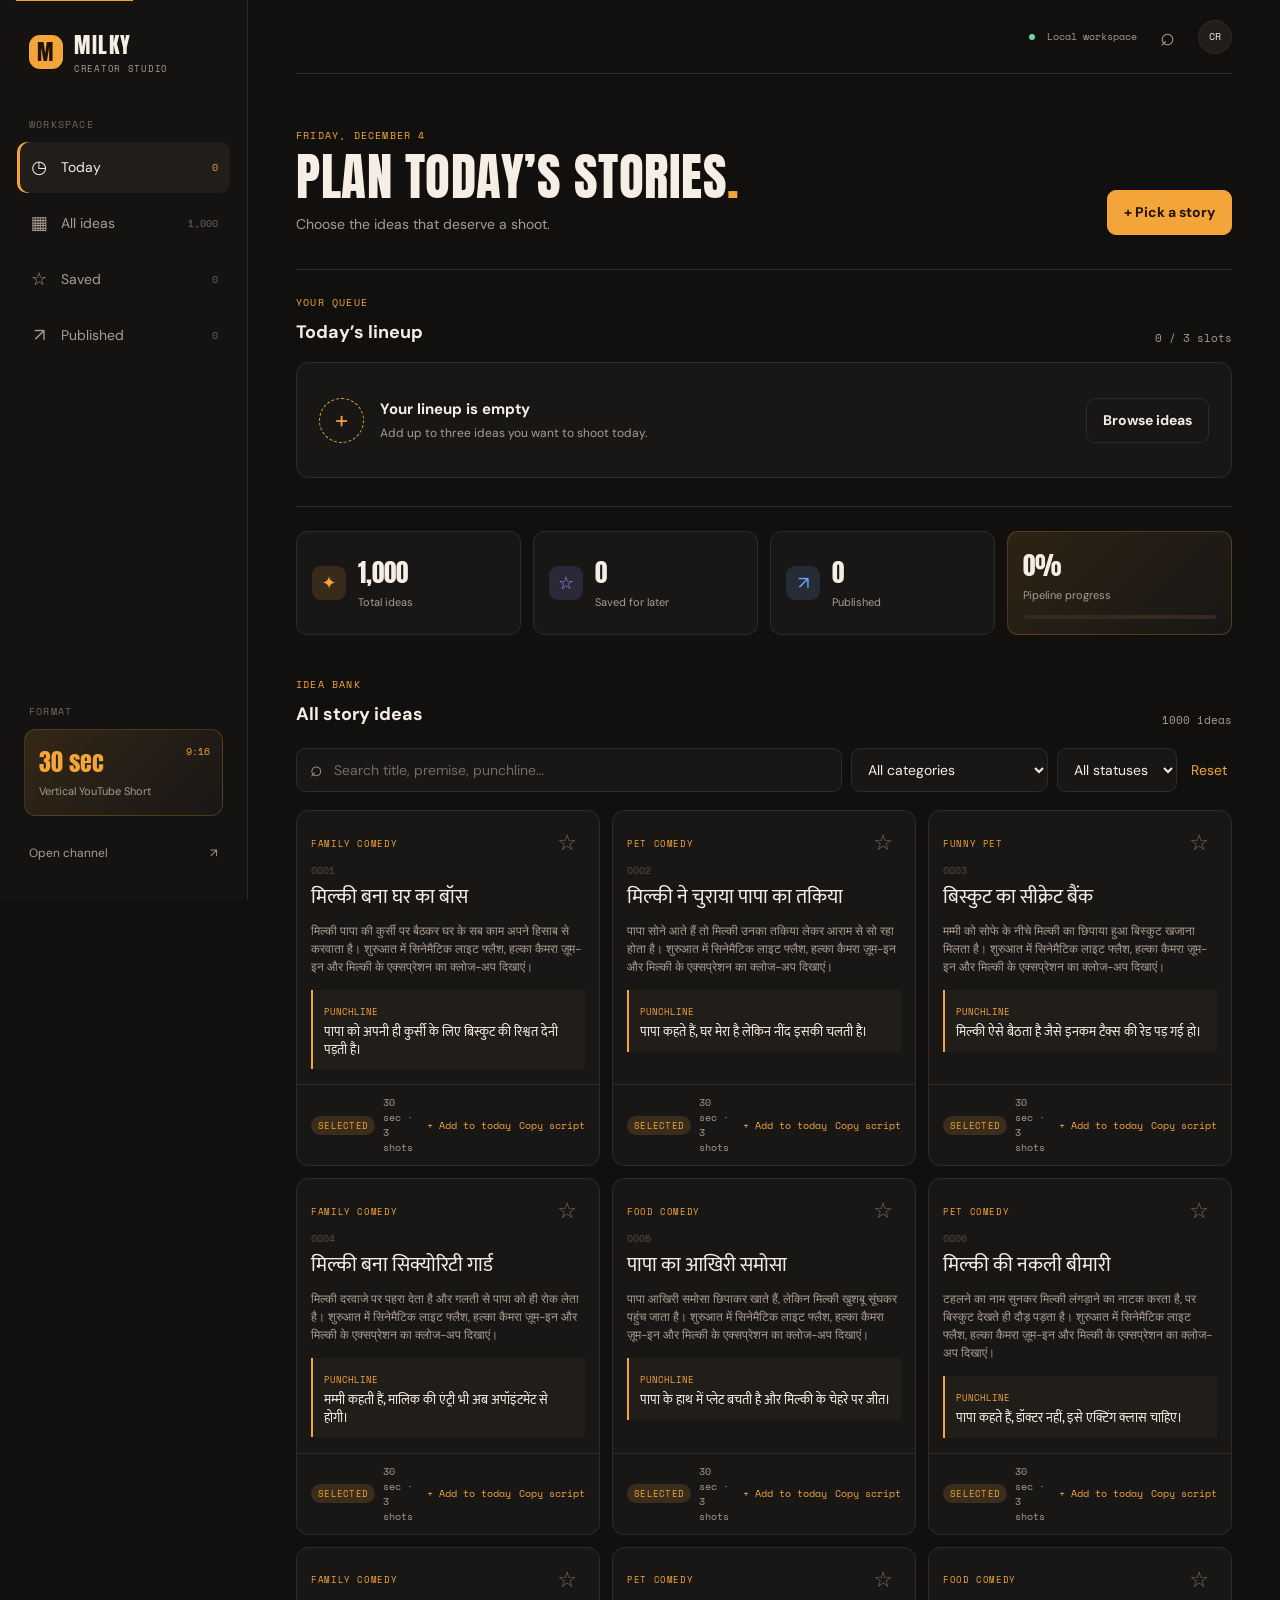
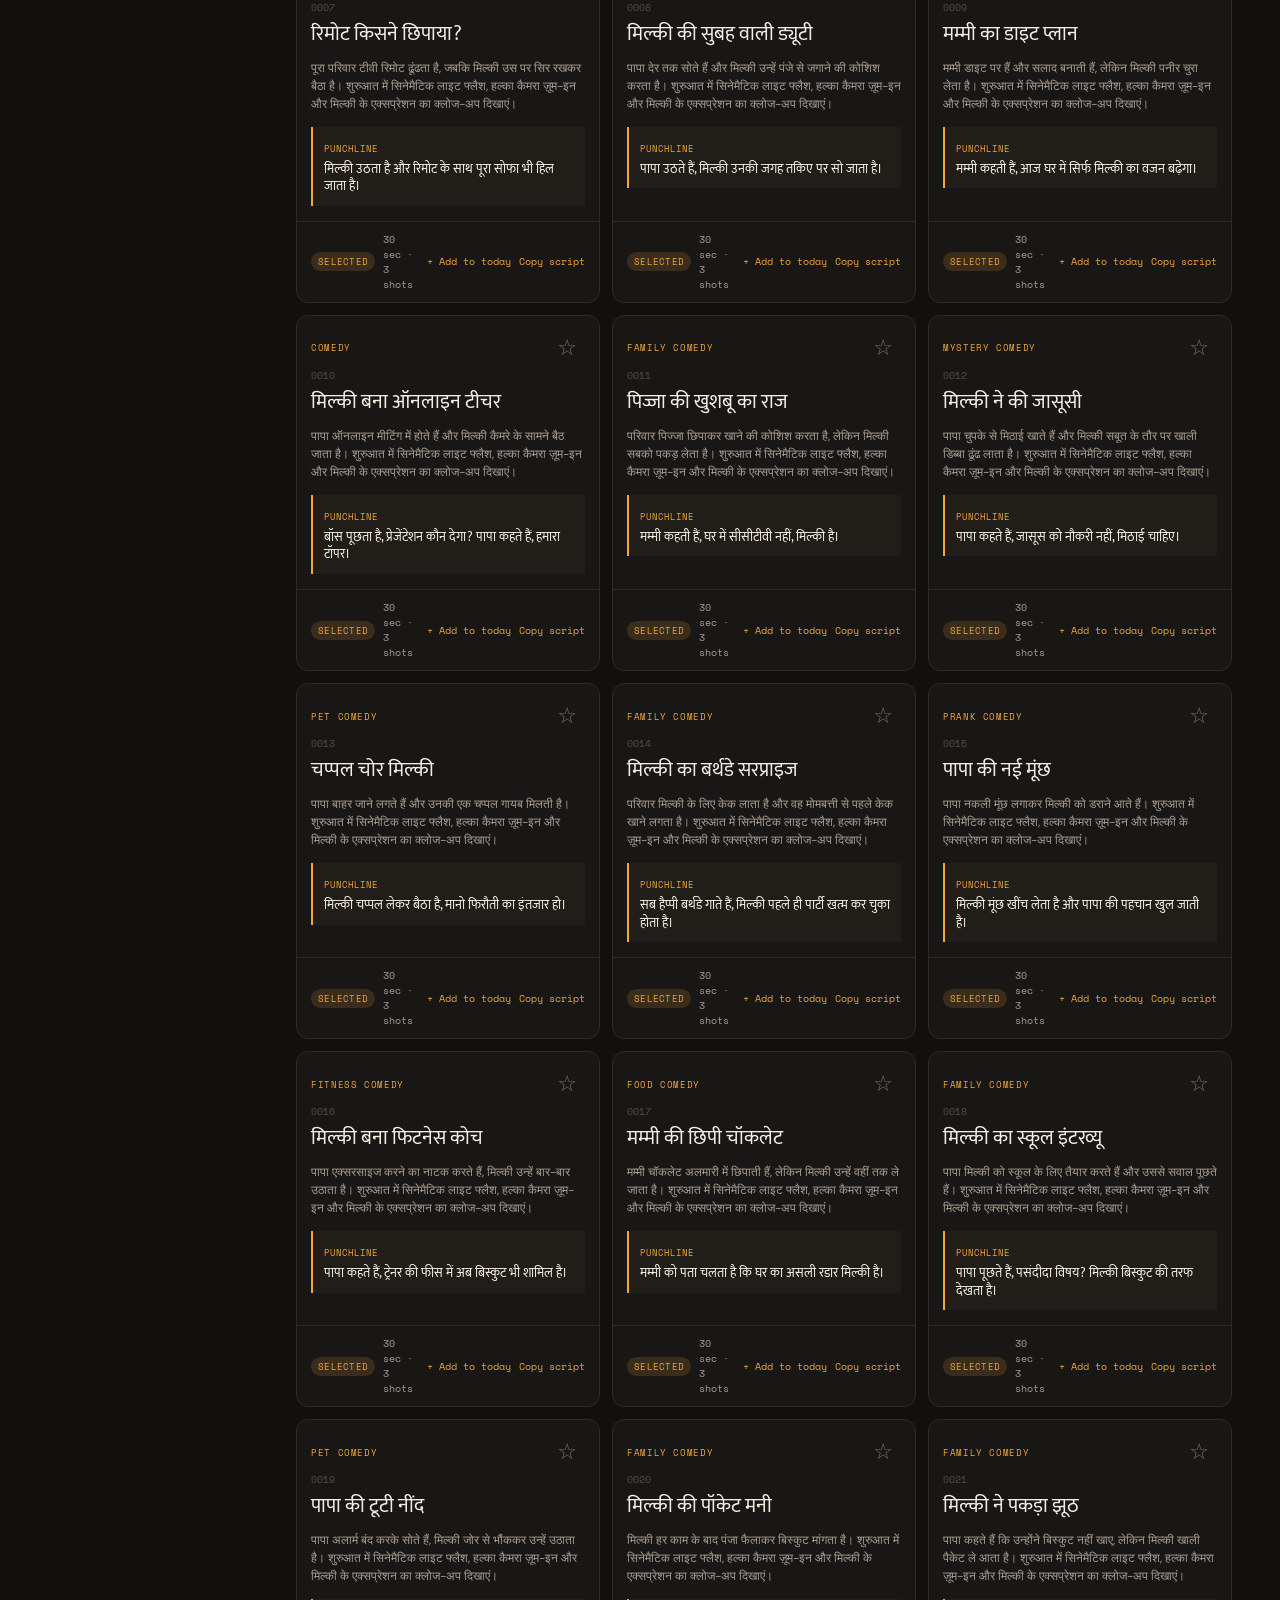
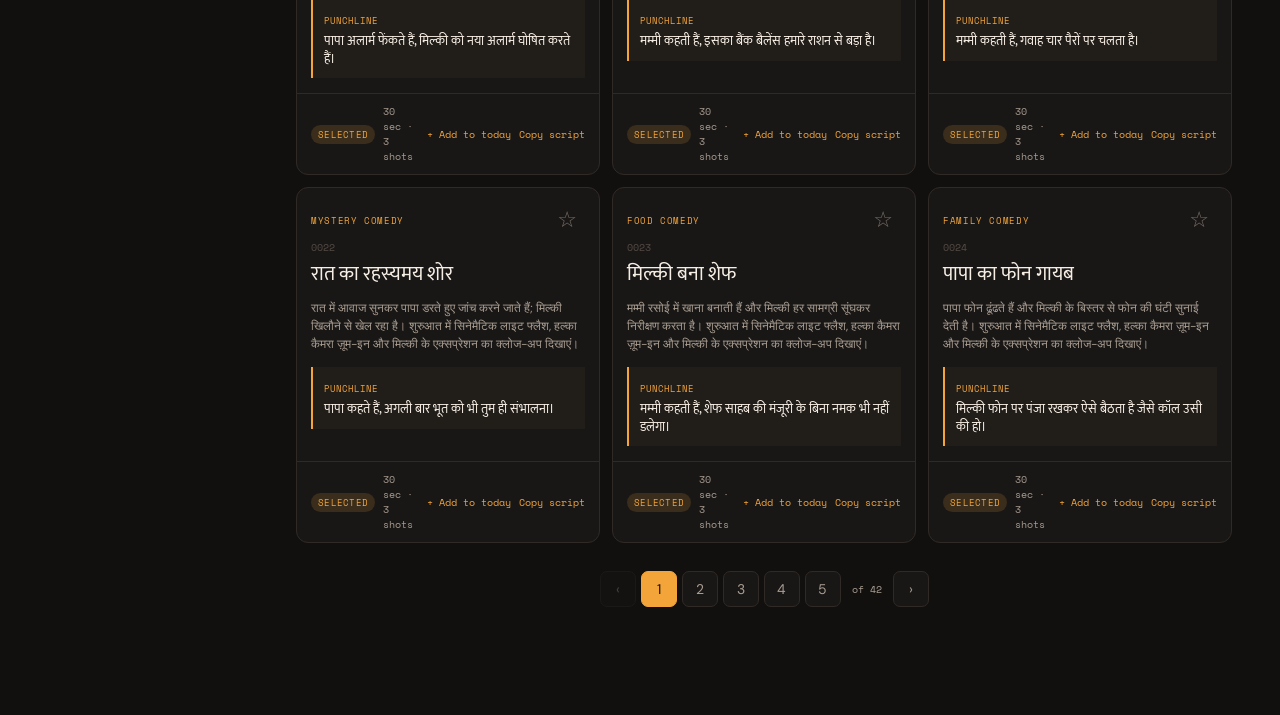
<file: index.html>
<!doctype html>
<html lang="en" data-bs-theme="dark">
<head>
  <meta charset="utf-8">
  <meta name="viewport" content="width=device-width, initial-scale=1">
  <title>Milky Studio — Daily Planner</title>
  <meta name="description" content="Plan, save, and move Milky's YouTube Shorts ideas from backlog to publish.">
  <link rel="preconnect" href="https://fonts.googleapis.com">
  <link rel="preconnect" href="https://fonts.gstatic.com" crossorigin>
  <link href="https://fonts.googleapis.com/css2?family=Anton&family=DM+Sans:wght@400;500;600;700&family=Space+Mono:wght@400;700&family=Mukta:wght@400;600;700;800&display=swap" rel="stylesheet">
  <link rel="stylesheet" href="style.css">
</head>
<body>
  <a class="skip-link" href="#app-main">Skip to planner</a>
  <div class="app-shell">
    <aside class="sidebar" aria-label="Studio navigation">
      <div class="brand"><span class="brand-mark">M</span><span><b>MILKY</b><small>creator studio</small></span></div>
      <div class="sidebar-label">Workspace</div>
      <nav class="side-nav">
        <button class="nav-item is-active" data-view="today"><span class="nav-icon">◷</span>Today <b id="navTodayCount">0</b></button>
        <button class="nav-item" data-view="ideas"><span class="nav-icon">▦</span>All ideas <b>1,000</b></button>
        <button class="nav-item" data-view="saved"><span class="nav-icon">☆</span>Saved <b id="navSavedCount">0</b></button>
        <button class="nav-item" data-view="published"><span class="nav-icon">↗</span>Published <b id="navPublishedCount">0</b></button>
      </nav>
      <div class="sidebar-bottom"><div class="sidebar-label">Format</div><div class="format-card"><strong>30 sec</strong><span>Vertical YouTube Short</span><i>9:16</i></div><a class="channel-link" href="https://www.youtube.com/@chamanrastogi" target="_blank" rel="noopener">Open channel <span>↗</span></a></div>
    </aside>

    <main id="app-main" class="main-content">
      <header class="topbar"><div class="mobile-brand"><span class="brand-mark">M</span> MILKY</div><div class="topbar-right"><span class="sync-status"><i></i> Local workspace</span><button class="top-icon" type="button" id="focusSearch" aria-label="Focus search">⌕</button><button class="avatar" type="button" aria-label="Creator profile">CR</button></div></header>
      <section class="page-heading"><div><p class="eyebrow" id="todayDate">MONDAY, OCTOBER 14</p><h1 id="pageTitle">Plan today’s stories<span>.</span></h1><p id="pageSubtitle">Choose the ideas that deserve a shoot.</p></div><button class="primary-button" id="addRandom" type="button">+ Pick a story</button></section>

      <section class="planner-strip" aria-labelledby="queue-title"><div class="section-heading"><div><p class="eyebrow">Your queue</p><h2 id="queue-title">Today’s lineup</h2></div><span class="queue-count" id="queueCount">0 / 3 slots</span></div><div id="queue" class="queue-grid"></div></section>

      <section class="stats-row" aria-label="Studio stats"><div class="stat-card"><span class="stat-icon amber">✦</span><div><strong id="statIdeas">1,000</strong><small>Total ideas</small></div></div><div class="stat-card"><span class="stat-icon violet">☆</span><div><strong id="statSaved">0</strong><small>Saved for later</small></div></div><div class="stat-card"><span class="stat-icon blue">↗</span><div><strong id="statPublished">0</strong><small>Published</small></div></div><div class="stat-card stat-card--accent"><div><strong id="statProgress">0%</strong><small>Pipeline progress</small></div><div class="progress"><i id="progressBar"></i></div></div></section>

      <section class="library-section" aria-labelledby="library-title"><div class="section-heading section-heading--library"><div><p class="eyebrow">Idea bank</p><h2 id="library-title">All story ideas</h2></div><span id="resultCount" class="result-count" role="status" aria-live="polite"></span></div><div class="toolbar"><label class="search-box"><span>⌕</span><span class="visually-hidden">Search ideas</span><input id="searchInput" type="search" placeholder="Search title, premise, punchline…" autocomplete="off"></label><select id="categoryFilter" aria-label="Filter by category"><option value="all">All categories</option></select><select id="statusFilter" aria-label="Filter by status"><option value="all">All statuses</option><option value="idea">Idea</option><option value="selected">Selected</option><option value="scripting">Scripting</option><option value="filmed">Filmed</option><option value="published">Published</option></select><button class="filter-reset" id="resetFilters" type="button">Reset</button></div><div id="ideaGrid" class="idea-grid"></div><div id="emptyState" class="empty-state" hidden><span>⌕</span><h3>No ideas match</h3><p>Try a different search or clear your filters.</p><button class="secondary-button" type="button" id="emptyReset">Clear filters</button></div><nav id="pagination" class="pagination" aria-label="Idea pages"></nav></section>
    </main>
  </div>
  <nav class="mobile-nav" aria-label="Mobile navigation"><button class="is-active" data-view="today"><span>◷</span>Today</button><button data-view="ideas"><span>▦</span>Ideas</button><button data-view="saved"><span>☆</span>Saved</button><button data-view="published"><span>↗</span>Published</button></nav>

  <div id="drawer" class="drawer-layer" hidden><div class="drawer-backdrop" data-close-drawer></div><aside class="drawer" role="dialog" aria-modal="true" aria-labelledby="drawerTitle"><div class="drawer-top"><span class="eyebrow">Idea details</span><button class="close-button" type="button" data-close-drawer aria-label="Close details">×</button></div><div id="drawerContent"></div></aside></div>
  <div id="toast" class="toast" role="status" aria-live="polite"></div>

  <script src="milky_1000_full_youtube_shorts_scripts.js"></script>
  <script>
  (function () {
    'use strict';
    var PAGE_SIZE = 24, ideas = [], state = { view: 'today', query: '', category: 'all', status: 'all', page: 1, queue: read('milky-daily-queue'), saved: read('milky-saved-ideas'), statuses: readObj('milky-idea-status'), notes: readObj('milky-idea-notes'), opener: null };
    var $ = function (s) { return document.querySelector(s); }, $$ = function (s) { return Array.prototype.slice.call(document.querySelectorAll(s)); };
    function read(key) { try { var v = JSON.parse(localStorage.getItem(key) || '[]'); return Array.isArray(v) ? v.map(Number).filter(Boolean) : []; } catch (_) { return []; } }
    function readObj(key) { try { var v = JSON.parse(localStorage.getItem(key) || '{}'); return v && typeof v === 'object' && !Array.isArray(v) ? v : {}; } catch (_) { return {}; } }
    function save(key, value) { try { localStorage.setItem(key, JSON.stringify(value)); } catch (_) {} }
    function esc(s) { return String(s == null ? '' : s).replace(/&/g, '&amp;').replace(/</g, '&lt;').replace(/>/g, '&gt;').replace(/"/g, '&quot;').replace(/'/g, '&#39;'); }
    function statusOf(id) { var idea = getIdea(id); return state.statuses[id] || (idea && idea.status === 'script_ready' ? 'selected' : 'idea'); }
    function isSaved(id) { return state.saved.indexOf(Number(id)) !== -1; }
    function getIdea(id) { return ideas.find(function (x) { return Number(x.id) === Number(id); }); }
    function storyIdea(idea) { return idea.story_idea || (idea.scenes && idea.scenes[0] && idea.scenes[0].visual) || 'Three-scene Hindi comedy Short starring Milky.'; }
    function punchline(idea) { return idea.punchline || (idea.scenes && idea.scenes[idea.scenes.length - 1] && (idea.scenes[idea.scenes.length - 1].screen_text || idea.scenes[idea.scenes.length - 1].visual)) || 'End on Milky’s reaction.'; }
    function hashtags(idea) { var tags = ['#Milky', '#YouTubeShorts', '#HindiComedy', '#DogShorts']; (idea.category || '').split(/[^A-Za-z0-9]+/).filter(Boolean).forEach(function (word) { tags.push('#' + word); }); (idea.characters || []).forEach(function (character) { var clean = String(character).replace(/[^A-Za-z0-9]/g, ''); if (clean && clean.toLowerCase() !== 'milky') tags.push('#' + clean); }); return tags.filter(function (tag, index, all) { return all.indexOf(tag) === index; }).join(' '); }
    function sceneText(idea, scene, index) { var lines = ['Scene ' + (index + 1) + ' (' + (scene.time || ((index * 10) + '–' + ((index + 1) * 10) + ' सेकंड')) + '): ' + (scene.heading || 'मिल्की की शरारत'), '', 'विजुअल: ' + (scene.visual || '')]; (scene.dialogues || []).forEach(function (line) { lines.push('डायलॉग — ' + line.speaker + ': "' + line.line + '"'); }); lines.push('बैकग्राउंड साउंड: ' + (scene.background_sound || ''), 'स्क्रीन टेक्स्ट: "' + (scene.screen_text || '') + '"'); return lines.join('\n'); }
    function fullScript(idea) { var lines = [idea.title, '', 'कहानी: ' + storyIdea(idea), 'पंचलाइन: ' + punchline(idea), '']; (idea.scenes || []).forEach(function (scene, index) { lines.push(sceneText(idea, scene, index), ''); }); lines.push('वीडियो निर्देश: ' + (idea.video_instructions || '')); lines.push('', 'हैशटैग: ' + hashtags(idea)); return lines.join('\n'); }
    function copyValue(text, button, label) { var old = button.textContent, done = function (result) { button.textContent = result; button.disabled = true; setTimeout(function () { button.textContent = old; button.disabled = false; }, 1400); }; if (navigator.clipboard && navigator.clipboard.writeText) navigator.clipboard.writeText(text).then(function () { done(label || 'Copied'); }, function () { done('Copy failed'); }); else { var area = document.createElement('textarea'); area.value = text; document.body.appendChild(area); area.select(); document.execCommand('copy'); area.remove(); done(label || 'Copied'); } }
    function copyScript(id, button) { copyValue(fullScript(getIdea(id)), button, 'Copied'); }
    function downloadScript(id) { var idea = getIdea(id), blob = new Blob([fullScript(idea)], { type: 'text/plain;charset=utf-8' }), link = document.createElement('a'); link.href = URL.createObjectURL(blob); link.download = 'milky-script-' + String(id).padStart(4, '0') + '.txt'; link.click(); URL.revokeObjectURL(link.href); }
    function sceneMarkup(idea) { return '<div class="scene-list">' + (idea.scenes || []).map(function (scene, index) { return '<article class="scene-card"><div class="scene-card__head"><span>SCENE 0' + (index + 1) + '</span><b>' + esc(scene.time || ((index * 10) + '–' + ((index + 1) * 10) + ' सेकंड')) + '</b></div><h3 lang="hi">' + esc(scene.heading || 'मिल्की की शरारत') + '</h3><p class="scene-label">विजुअल</p><p lang="hi">' + esc(scene.visual) + '</p><div class="scene-dialogue">' + (scene.dialogues || []).map(function (line) { return '<p lang="hi"><b>' + esc(line.speaker) + ':</b> ' + esc(line.line) + '</p>'; }).join('') + '</div><p class="scene-label">बैकग्राउंड साउंड</p><p lang="hi">' + esc(scene.background_sound) + '</p><p class="scene-label">स्क्रीन टेक्स्ट</p><p lang="hi">' + esc(scene.screen_text) + '</p><button class="scene-copy" data-copy-scene="' + idea.id + '" data-scene-index="' + index + '" type="button">Copy Scene 0' + (index + 1) + '</button></article>'; }).join('') + '</div><div class="drawer-block"><span class="drawer-label">Video instructions</span><p class="video-instructions" lang="hi">' + esc(idea.video_instructions || '') + '</p><div class="drawer-tools"><button class="secondary-button" data-copy-instructions="' + idea.id + '" type="button">Copy video instructions</button><button class="secondary-button" data-download-script="' + idea.id + '" type="button">Download .txt</button></div></div><div class="drawer-block hashtag-block"><span class="drawer-label">Hashtags</span><p class="hashtag-line">' + esc(hashtags(idea)) + '</p><div class="drawer-tools"><button class="secondary-button" data-copy-tags="' + idea.id + '" type="button">Copy hashtags</button><button class="secondary-button copy-drawer" data-copy-script="' + idea.id + '" type="button">Copy full script + tags</button></div></div>'; }
    function setView(view) { state.view = view; state.page = 1; $$('.nav-item,.mobile-nav button').forEach(function (b) { b.classList.toggle('is-active', b.getAttribute('data-view') === view); }); var titles = { today: ['Plan today’s stories', 'Choose the ideas that deserve a shoot.'], ideas: ['Explore the idea bank', '1,000 premises waiting for a Milky twist.'], saved: ['Saved for later', 'Your shortlist of stories worth revisiting.'], published: ['Published stories', 'Everything that has made it out into the world.'] }; $('#pageTitle').innerHTML = titles[view][0] + '<span>.</span>'; $('#pageSubtitle').textContent = titles[view][1]; render(); }
    function matches(idea) { var q = state.query.toLowerCase().trim(), hay = [idea.title, idea.category, storyIdea(idea), punchline(idea), idea.video_instructions, (idea.characters || []).join(' ')].concat((idea.scenes || []).map(function (scene) { return [scene.heading, scene.visual, scene.screen_text, scene.background_sound, (scene.dialogues || []).map(function (line) { return line.speaker + ' ' + line.line; }).join(' ')].join(' '); })).join(' ').toLowerCase(); if (state.view === 'saved' && !isSaved(idea.id)) return false; if (state.view === 'published' && statusOf(idea.id) !== 'published') return false; if (state.status !== 'all' && statusOf(idea.id) !== state.status) return false; if (state.category !== 'all' && idea.category !== state.category) return false; return !q || hay.indexOf(q) > -1; }
    function visibleIdeas() { return ideas.filter(matches); }
    function badge(status) { return '<span class="status-badge status-' + status + '">' + esc(status) + '</span>'; }
    function card(idea) { var saved = isSaved(idea.id), status = statusOf(idea.id), queued = state.queue.indexOf(Number(idea.id)) !== -1; return '<article class="idea-card"><div class="idea-card__top"><span class="category-label">' + esc(idea.category) + '</span><button class="save-button ' + (saved ? 'is-saved' : '') + '" data-save="' + idea.id + '" type="button" aria-pressed="' + saved + '" aria-label="' + (saved ? 'Unsave ' : 'Save ') + esc(idea.title) + '">' + (saved ? '★' : '☆') + '</button></div><button class="idea-card__body" data-open="' + idea.id + '" type="button"><div class="idea-number">' + String(idea.id).padStart(4, '0') + '</div><h3 lang="hi">' + esc(idea.title) + '</h3><p class="premise" lang="hi">' + esc(storyIdea(idea)) + '</p><div class="punchline"><span>Punchline</span><p lang="hi">' + esc(punchline(idea)) + '</p></div></button><div class="idea-card__footer">' + badge(status) + '<span>' + (idea.duration_seconds || 30) + ' sec · ' + (idea.scene_count || 3) + ' shots</span><button class="quick-add ' + (queued ? 'is-queued' : '') + '" data-queue="' + idea.id + '" type="button">' + (queued ? 'In today' : '+ Add to today') + '</button><button class="quick-copy" data-copy-script="' + idea.id + '" type="button">Copy script</button></div></article>'; }
    function queueCard(id, index) { var idea = getIdea(id); if (!idea) return ''; return '<article class="queue-card"><div class="queue-card__number">0' + (index + 1) + '</div><div class="queue-card__copy"><span>' + esc(idea.category) + '</span><h3 lang="hi">' + esc(idea.title) + '</h3><small>' + badge(statusOf(idea.id)) + '</small></div><button class="remove-queue" data-remove-queue="' + idea.id + '" type="button" aria-label="Remove ' + esc(idea.title) + '">×</button></article>'; }
    function renderQueue() { var el = $('#queue'); if (!state.queue.length) { el.innerHTML = '<div class="queue-empty"><div class="queue-empty__icon">+</div><div><h3>Your lineup is empty</h3><p>Add up to three ideas you want to shoot today.</p></div><button class="secondary-button" data-view="ideas" type="button">Browse ideas</button></div>'; } else { el.innerHTML = state.queue.map(queueCard).join('') + (state.queue.length < 3 ? '<button class="queue-add-slot" data-view="ideas" type="button"><span>+</span> Add another slot</button>' : ''); } $('#queueCount').textContent = state.queue.length + ' / 3 slots'; $('#navTodayCount').textContent = state.queue.length; }
    function renderStats() { var published = ideas.filter(function (x) { return statusOf(x.id) === 'published'; }).length, progress = ideas.length ? Math.round(published / ideas.length * 100) : 0; $('#navSavedCount').textContent = state.saved.length; $('#navPublishedCount').textContent = published; $('#statSaved').textContent = state.saved.length; $('#statPublished').textContent = published; $('#statProgress').textContent = progress + '%'; $('#progressBar').style.width = progress + '%'; }
    function renderGrid() { var list = visibleIdeas(), start = (state.page - 1) * PAGE_SIZE, pageItems = list.slice(start, start + PAGE_SIZE); $('#ideaGrid').innerHTML = pageItems.map(card).join(''); $('#emptyState').hidden = list.length !== 0; $('#resultCount').textContent = list.length + ' ideas'; $('#pagination').innerHTML = pagination(list.length); }
    function pagination(total) { var pages = Math.max(1, Math.ceil(total / PAGE_SIZE)), current = Math.min(state.page, pages), html = '<button class="page-arrow" data-page="' + Math.max(1, current - 1) + '" ' + (current === 1 ? 'disabled' : '') + ' aria-label="Previous page">‹</button>'; var from = Math.max(1, current - 2), to = Math.min(pages, from + 4); if (to - from < 4) from = Math.max(1, to - 4); for (var i = from; i <= to; i++) html += '<button class="page-number ' + (i === current ? 'is-current' : '') + '" data-page="' + i + '" aria-label="Page ' + i + '" aria-current="' + (i === current ? 'page' : 'false') + '">' + i + '</button>'; html += '<span class="page-total">of ' + pages + '</span><button class="page-arrow" data-page="' + Math.min(pages, current + 1) + '" ' + (current === pages ? 'disabled' : '') + ' aria-label="Next page">›</button>'; return html; }
    function render() { renderQueue(); renderStats(); renderGrid(); }
    function populateCategories() { var cats = {}; ideas.forEach(function (x) { cats[x.category] = (cats[x.category] || 0) + 1; }); $('#categoryFilter').innerHTML = '<option value="all">All categories</option>' + Object.keys(cats).sort().map(function (c) { return '<option value="' + esc(c) + '">' + esc(c) + ' (' + cats[c] + ')</option>'; }).join(''); }
    function toggleSave(id) { id = Number(id); state.saved = isSaved(id) ? state.saved.filter(function (x) { return x !== id; }) : state.saved.concat(id); save('milky-saved-ideas', state.saved); toast(isSaved(id) ? 'Saved to your shortlist' : 'Removed from saved'); render(); }
    function toggleQueue(id) { id = Number(id); if (state.queue.indexOf(id) > -1) { state.queue = state.queue.filter(function (x) { return x !== id; }); toast('Removed from today’s lineup'); } else if (state.queue.length < 3) { state.queue.push(id); if (statusOf(id) === 'idea') { state.statuses[id] = 'selected'; save('milky-idea-status', state.statuses); } toast('Added to today’s lineup'); } else { toast('Your daily lineup has 3 slots'); } save('milky-daily-queue', state.queue); render(); }
    function openDrawer(id, opener) {
      var idea = getIdea(id); if (!idea) return;
      state.opener = opener || document.activeElement;
      var status = statusOf(id), saved = isSaved(id), queued = state.queue.indexOf(Number(id)) > -1;
      $('#drawerContent').innerHTML = '<span class="category-label">' + esc(idea.category) + '</span><h2 id="drawerTitle" lang="hi">' + esc(idea.title) + '</h2><p class="drawer-meta">Script #' + String(idea.id).padStart(4, '0') + ' · ' + idea.duration_seconds + ' sec · ' + idea.scene_count + ' shots</p><div class="drawer-block"><span class="drawer-label">Story setup</span><p lang="hi">' + esc(storyIdea(idea)) + '</p></div><div class="drawer-block drawer-punchline"><span class="drawer-label">Punchline</span><p lang="hi">' + esc(punchline(idea)) + '</p></div>' + sceneMarkup(idea) + '<div class="drawer-block"><span class="drawer-label">Characters</span><div class="character-list">' + (idea.characters || []).map(function (c) { return '<span>' + esc(c) + '</span>'; }).join('') + '</div></div><label class="drawer-label" for="ideaStatus">Production status</label><select id="ideaStatus" class="drawer-select"><option value="idea" ' + (status === 'idea' ? 'selected' : '') + '>Idea</option><option value="selected" ' + (status === 'selected' ? 'selected' : '') + '>Selected</option><option value="scripting" ' + (status === 'scripting' ? 'selected' : '') + '>Scripting</option><option value="filmed" ' + (status === 'filmed' ? 'selected' : '') + '>Filmed</option><option value="published" ' + (status === 'published' ? 'selected' : '') + '>Published</option></select><label class="drawer-label" for="ideaNotes">Creator notes</label><textarea id="ideaNotes" class="notes-input" placeholder="What should Milky do in this one?">' + esc(state.notes[id] || '') + '</textarea><div class="drawer-actions"><button class="primary-button" data-drawer-queue="' + id + '">' + (queued ? 'Remove from today' : 'Add to today') + '</button><button class="secondary-button" data-drawer-save="' + id + '">' + (saved ? '★ Saved' : '☆ Save idea') + '</button></div>';
      $('#drawer').hidden = false; document.body.classList.add('drawer-open'); $('#drawer').querySelector('.drawer').focus();
      $('#ideaStatus').addEventListener('change', function () { state.statuses[id] = this.value; save('milky-idea-status', state.statuses); renderStats(); toast('Status updated'); });
      $('#ideaNotes').addEventListener('input', function () { state.notes[id] = this.value; save('milky-idea-notes', state.notes); });
    }
    function closeDrawer() { $('#drawer').hidden = true; document.body.classList.remove('drawer-open'); if (state.opener && state.opener.focus) state.opener.focus(); state.opener = null; }
    function toast(message) { var el = $('#toast'); el.textContent = message; el.classList.add('is-visible'); clearTimeout(window.mkToast); window.mkToast = setTimeout(function () { el.classList.remove('is-visible'); }, 1800); }
    function load() { var data = window.MILKY_FULL_SCRIPTS || {}; ideas = data.scripts || []; if (!ideas.length) { $('#ideaGrid').innerHTML = '<div class="load-error"><h3>Scripts data is missing</h3><p>Keep <code>milky_1000_full_youtube_shorts_scripts.js</code> beside <code>index.html</code>.</p></div>'; return; } $('#statIdeas').textContent = ideas.length.toLocaleString(); populateCategories(); render(); }
    document.addEventListener('click', function (e) { var view = e.target.closest('[data-view]'); if (view) { setView(view.getAttribute('data-view')); return; } var open = e.target.closest('[data-open]'); if (open) { openDrawer(open.getAttribute('data-open'), open); return; } var saveButton = e.target.closest('[data-save]'); if (saveButton) { e.stopPropagation(); toggleSave(saveButton.getAttribute('data-save')); return; } var queueButton = e.target.closest('[data-queue]'); if (queueButton) { e.stopPropagation(); toggleQueue(queueButton.getAttribute('data-queue')); return; } var remove = e.target.closest('[data-remove-queue]'); if (remove) { toggleQueue(remove.getAttribute('data-remove-queue')); return; } var page = e.target.closest('[data-page]'); if (page && !page.disabled) { state.page = Number(page.getAttribute('data-page')); renderGrid(); window.scrollTo({ top: document.querySelector('.library-section').offsetTop - 80, behavior: 'smooth' }); return; } var close = e.target.closest('[data-close-drawer]'); if (close) { closeDrawer(); return; } var drawerQueue = e.target.closest('[data-drawer-queue]'); if (drawerQueue) { toggleQueue(drawerQueue.getAttribute('data-drawer-queue')); closeDrawer(); return; } var drawerSave = e.target.closest('[data-drawer-save]'); if (drawerSave) { toggleSave(drawerSave.getAttribute('data-drawer-save')); openDrawer(drawerSave.getAttribute('data-drawer-save')); return; } if (e.target.closest('#resetFilters') || e.target.closest('#emptyReset')) { state.query = ''; state.category = 'all'; state.status = 'all'; state.page = 1; $('#searchInput').value = ''; $('#categoryFilter').value = 'all'; $('#statusFilter').value = 'all'; renderGrid(); } if (e.target.closest('#addRandom')) { var available = ideas.filter(function (x) { return state.queue.indexOf(Number(x.id)) < 0; }); if (available.length) toggleQueue(available[Math.floor(Math.random() * available.length)].id); } });
    document.addEventListener('click', function (e) { var copy = e.target.closest('[data-copy-script]'); if (copy) { e.stopPropagation(); copyScript(copy.getAttribute('data-copy-script'), copy); } });
    document.addEventListener('click', function (e) { var sceneButton = e.target.closest('[data-copy-scene]'); if (sceneButton) { var idea = getIdea(sceneButton.getAttribute('data-copy-scene')), index = Number(sceneButton.getAttribute('data-scene-index')); copyValue(sceneText(idea, idea.scenes[index], index), sceneButton, 'Scene copied'); return; } var instructions = e.target.closest('[data-copy-instructions]'); if (instructions) { var instructionIdea = getIdea(instructions.getAttribute('data-copy-instructions')); copyValue(instructionIdea.video_instructions || '', instructions, 'Copied'); return; } var tags = e.target.closest('[data-copy-tags]'); if (tags) { copyValue(hashtags(getIdea(tags.getAttribute('data-copy-tags'))), tags, 'Tags copied'); return; } var download = e.target.closest('[data-download-script]'); if (download) { downloadScript(download.getAttribute('data-download-script')); toast('Script downloaded'); } });
    $('#searchInput').addEventListener('input', function () { state.query = this.value; state.page = 1; renderGrid(); }); $('#categoryFilter').addEventListener('change', function () { state.category = this.value; state.page = 1; renderGrid(); }); $('#statusFilter').addEventListener('change', function () { state.status = this.value; state.page = 1; renderGrid(); }); $('#focusSearch').addEventListener('click', function () { $('#searchInput').focus(); }); document.addEventListener('keydown', function (e) { if (e.key === 'Escape' && !$('#drawer').hidden) closeDrawer(); });
    $('#todayDate').textContent = new Intl.DateTimeFormat('en-US', { weekday: 'long', month: 'long', day: 'numeric' }).format(new Date()).toUpperCase();
    load();
  })();
  </script>
</body>
</html>
</file>
<file: style.css>
:root{--bg:#11100f;--panel:#191716;--panel-2:#211d1a;--line:#302a26;--text:#f6eee4;--muted:#a99d91;--amber:#f3a53a;--amber-hi:#ffc467;--violet:#9b8cff;--blue:#70a9ff;--green:#77d4a3;--font:"DM Sans",system-ui,sans-serif;--hi:"Mukta","Nirmala UI",sans-serif;--mono:"Space Mono",monospace;--display:"Anton",Impact,sans-serif}
*{box-sizing:border-box}html{scroll-behavior:smooth}body{margin:0;background:var(--bg);color:var(--text);font:14px/1.5 var(--font)}button,input,select,textarea{font:inherit}button{cursor:pointer}a{color:inherit;text-decoration:none}:where(button,a,input,select,textarea):focus-visible{outline:2px solid var(--amber);outline-offset:3px}.visually-hidden{position:absolute;width:1px;height:1px;padding:0;margin:-1px;overflow:hidden;clip:rect(0,0,0,0);white-space:nowrap;border:0}.skip-link{position:absolute;top:-40px;left:16px;background:var(--amber);color:#211304;padding:10px;z-index:100}.skip-link:focus{top:10px}
.app-shell{min-height:100vh;display:flex}.sidebar{width:248px;position:fixed;inset:0 auto 0 0;background:#151312;border-right:1px solid var(--line);padding:28px 17px;display:flex;flex-direction:column;z-index:10}.brand{display:flex;align-items:center;gap:11px;padding:0 12px 42px;font-size:15px;letter-spacing:.08em}.brand b{display:block;font:22px var(--display);letter-spacing:.07em}.brand small{display:block;color:var(--muted);font:9px var(--mono);letter-spacing:.08em;text-transform:uppercase;margin-top:1px}.brand-mark{display:grid;place-items:center;width:34px;height:34px;border-radius:11px;background:var(--amber);color:#231405;font:22px var(--display)}.sidebar-label{color:#6f665f;font:10px var(--mono);text-transform:uppercase;letter-spacing:.12em;padding:0 12px 10px}.side-nav{display:grid;gap:5px}.nav-item{border:0;background:transparent;color:var(--muted);display:flex;align-items:center;gap:12px;text-align:left;padding:12px;border-radius:10px;min-height:46px}.nav-item:hover,.nav-item.is-active{color:var(--text);background:var(--panel-2)}.nav-item.is-active{box-shadow:inset 3px 0 var(--amber)}.nav-item b{margin-left:auto;color:#6e6660;font:10px var(--mono)}.nav-item.is-active b{color:var(--amber)}.nav-icon{font-size:18px;width:20px;text-align:center;color:inherit}.sidebar-bottom{margin-top:auto}.format-card{margin:0 7px 18px;padding:14px;background:linear-gradient(135deg,rgba(243,165,58,.14),var(--panel));border:1px solid rgba(243,165,58,.2);border-radius:12px;position:relative}.format-card strong{display:block;font:24px var(--display);color:var(--amber)}.format-card span{color:var(--muted);font-size:11px}.format-card i{position:absolute;right:12px;top:14px;color:var(--amber);font:10px var(--mono);font-style:normal}.channel-link{display:flex;justify-content:space-between;padding:10px 12px;color:var(--muted);font-size:12px}.channel-link:hover{color:var(--text)}
.main-content{margin-left:248px;min-width:0;width:calc(100% - 248px);padding:0 48px 80px}.topbar{height:74px;border-bottom:1px solid var(--line);display:flex;justify-content:flex-end;align-items:center}.topbar-right{display:flex;align-items:center;gap:14px}.sync-status{color:var(--muted);font:10px var(--mono)}.sync-status i{display:inline-block;width:6px;height:6px;border-radius:50%;background:var(--green);margin-right:6px}.top-icon{border:0;background:none;color:var(--muted);font-size:25px;padding:9px}.avatar{border:1px solid var(--line);background:var(--panel-2);color:var(--text);border-radius:50%;height:34px;width:34px;font:10px var(--mono)}.mobile-brand{display:none}.page-heading{max-width:1120px;margin:0 auto;padding:54px 0 34px;display:flex;align-items:end;justify-content:space-between;gap:24px}.eyebrow{color:var(--amber);font:10px var(--mono);letter-spacing:.12em;text-transform:uppercase;margin:0 0 9px}.page-heading h1{font:clamp(2.5rem,4vw,4.5rem)/.98 var(--display);letter-spacing:.01em;text-transform:uppercase;margin:0}.page-heading h1 span{color:var(--amber)}.page-heading p:not(.eyebrow){color:var(--muted);margin:12px 0 0}.primary-button,.secondary-button{border-radius:9px;min-height:44px;padding:11px 16px;font-weight:700}.primary-button{background:var(--amber);border:1px solid var(--amber);color:#211304}.primary-button:hover{background:var(--amber-hi)}.secondary-button{background:transparent;border:1px solid var(--line);color:var(--text)}.secondary-button:hover{background:var(--panel-2);border-color:#4a3f35}.planner-strip,.library-section,.stats-row{max-width:1120px;margin-left:auto;margin-right:auto}.planner-strip{padding:25px 0 28px;border-top:1px solid var(--line);border-bottom:1px solid var(--line)}.section-heading{display:flex;justify-content:space-between;align-items:end;margin-bottom:16px}.section-heading h2{font-size:18px;margin:0}.queue-count{color:var(--muted);font:11px var(--mono)}.queue-grid{display:grid;grid-template-columns:repeat(3,1fr);gap:12px}.queue-card,.queue-add-slot,.queue-empty{min-height:116px;background:var(--panel);border:1px solid var(--line);border-radius:12px}.queue-card{display:flex;align-items:center;gap:12px;padding:15px;position:relative}.queue-card__number{align-self:flex-start;color:var(--amber);font:25px var(--display)}.queue-card__copy{min-width:0}.queue-card__copy>span{color:var(--muted);font:9px var(--mono);text-transform:uppercase;display:block;white-space:nowrap;overflow:hidden;text-overflow:ellipsis}.queue-card h3{font:16px var(--hi);line-height:1.2;margin:6px 18px 7px 0;white-space:nowrap;overflow:hidden;text-overflow:ellipsis}.queue-card small{font-size:10px}.remove-queue{position:absolute;right:10px;top:10px;border:0;background:none;color:#786e67;font-size:20px}.remove-queue:hover{color:var(--text)}.queue-add-slot{border:1px dashed #443a34;background:transparent;color:var(--muted);display:flex;align-items:center;justify-content:center;gap:8px}.queue-add-slot span,.queue-empty__icon{color:var(--amber);font-size:24px}.queue-add-slot:hover{border-color:var(--amber);color:var(--text)}.queue-empty{grid-column:1/-1;display:flex;align-items:center;gap:16px;padding:18px 22px}.queue-empty__icon{display:grid;place-items:center;width:45px;height:45px;border-radius:50%;border:1px dashed var(--amber)}.queue-empty h3{font-size:15px;margin:0}.queue-empty p{color:var(--muted);font-size:12px;margin:3px 0 0}.queue-empty .secondary-button{margin-left:auto}.status-badge{display:inline-block;border-radius:999px;padding:3px 7px;font:9px var(--mono);text-transform:uppercase;letter-spacing:.03em}.status-idea{background:#2a2521;color:var(--muted)}.status-selected{background:rgba(243,165,58,.15);color:var(--amber)}.status-scripting{background:rgba(155,140,255,.16);color:var(--violet)}.status-filmed{background:rgba(112,169,255,.15);color:var(--blue)}.status-published{background:rgba(119,212,163,.15);color:var(--green)}
.stats-row{display:grid;grid-template-columns:repeat(4,1fr);gap:12px;padding:24px 0}.stat-card{display:flex;align-items:center;gap:12px;background:var(--panel);border:1px solid var(--line);border-radius:11px;padding:15px}.stat-card strong{display:block;font:25px var(--display)}.stat-card small{color:var(--muted);font-size:11px}.stat-icon{display:grid;place-items:center;width:34px;height:34px;border-radius:9px;font-size:18px}.stat-icon.amber{background:rgba(243,165,58,.14);color:var(--amber)}.stat-icon.violet{background:rgba(155,140,255,.14);color:var(--violet)}.stat-icon.blue{background:rgba(112,169,255,.14);color:var(--blue)}.stat-card--accent{display:block;background:linear-gradient(135deg,rgba(243,165,58,.13),var(--panel));border-color:rgba(243,165,58,.22)}.stat-card--accent .progress{height:4px;background:#342a20;margin-top:10px;border-radius:99px;overflow:hidden}.stat-card--accent .progress i{display:block;height:100%;background:var(--amber);width:0;transition:width .3s ease}
.library-section{padding-top:18px}.section-heading--library{margin-bottom:20px}.result-count{color:var(--muted);font:11px var(--mono)}.toolbar{display:flex;gap:9px;align-items:center;margin-bottom:18px}.search-box{display:flex;align-items:center;gap:9px;min-height:44px;flex:1;background:var(--panel);border:1px solid var(--line);border-radius:9px;padding:0 13px}.search-box span{font-size:21px;color:var(--muted)}.search-box input{border:0;outline:0;background:transparent;color:var(--text);width:100%}.search-box input::placeholder{color:#746b64}.toolbar select,.drawer-select{min-height:44px;border:1px solid var(--line);border-radius:9px;background:var(--panel);color:var(--text);padding:0 12px}.filter-reset{border:0;background:none;color:var(--amber);min-height:44px;padding:0 5px}.idea-grid{display:grid;grid-template-columns:repeat(3,minmax(0,1fr));gap:12px}.idea-card{border:1px solid var(--line);background:var(--panel);border-radius:12px;overflow:hidden;display:flex;flex-direction:column;min-width:0;transition:transform .16s ease,border-color .16s ease}.idea-card:hover{border-color:#4a3e32;transform:translateY(-2px)}.idea-card__top{display:flex;justify-content:space-between;align-items:center;padding:14px 14px 0}.category-label{color:var(--amber);font:9px var(--mono);letter-spacing:.07em;text-transform:uppercase}.save-button{border:0;background:none;color:#766d65;font-size:22px;line-height:1;padding:5px;min-height:36px;min-width:36px}.save-button.is-saved{color:var(--amber)}.idea-card__body{border:0;background:none;color:var(--text);text-align:left;padding:0 14px 15px;min-width:0}.idea-number{color:#554b44;font:10px var(--mono);margin-top:2px}.idea-card h3{font:20px var(--hi);line-height:1.2;margin:7px 0 6px;min-height:1.55em}.premise{color:var(--muted);font-size:12px;line-height:1.5;margin:0;min-height:3.1em}.punchline{margin-top:14px;padding:10px 11px;border-left:2px solid var(--amber);background:#211d19}.punchline span{color:var(--amber);font:9px var(--mono);text-transform:uppercase}.punchline p{font:13px var(--hi);margin:3px 0 0;line-height:1.35}.idea-card__footer{border-top:1px solid var(--line);display:flex;align-items:center;gap:8px;padding:10px 14px;color:var(--muted);font:10px var(--mono);margin-top:auto}.idea-card__footer .status-badge{margin-right:auto}.quick-add{border:0;background:none;color:var(--amber);font-size:10px;padding:6px 0;white-space:nowrap}.quick-add.is-queued{color:var(--green)}.empty-state{text-align:center;padding:70px 20px;border:1px dashed var(--line);border-radius:12px}.empty-state>span{font-size:35px;color:var(--amber)}.empty-state h3{margin:8px 0 4px}.empty-state p{color:var(--muted)}.load-error{grid-column:1/-1;background:rgba(243,165,58,.08);border:1px solid rgba(243,165,58,.25);padding:20px;border-radius:10px}.load-error p{color:var(--muted)}.pagination{display:flex;align-items:center;justify-content:center;gap:5px;padding:28px 0}.pagination button{min-width:36px;height:36px;border:1px solid var(--line);background:var(--panel);color:var(--muted);border-radius:7px}.pagination button:hover:not(:disabled),.pagination .is-current{background:var(--amber);border-color:var(--amber);color:#211304}.pagination button:disabled{opacity:.35;cursor:not-allowed}.page-total{color:var(--muted);font:10px var(--mono);margin:0 6px}
.drawer-layer[hidden]{display:none}.drawer-layer{position:fixed;inset:0;z-index:30}.drawer-backdrop{position:absolute;inset:0;background:rgba(0,0,0,.7);backdrop-filter:blur(3px)}.drawer{position:absolute;right:0;top:0;bottom:0;width:min(470px,100%);background:#171514;border-left:1px solid var(--line);padding:28px;overflow:auto;box-shadow:-20px 0 60px rgba(0,0,0,.25)}body.drawer-open{overflow:hidden}.drawer-top{display:flex;justify-content:space-between;align-items:start}.close-button{border:1px solid var(--line);background:var(--panel-2);color:var(--text);border-radius:50%;width:40px;height:40px;font-size:25px}.drawer h2{font:38px/1.05 var(--hi);margin:12px 0 5px}.drawer-meta{color:var(--muted);font:10px var(--mono);margin:0 0 28px}.drawer-block{padding:18px 0;border-top:1px solid var(--line)}.drawer-block p{font:17px/1.45 var(--hi);margin:6px 0;color:var(--text)}.drawer-label{display:block;color:var(--amber);font:10px var(--mono);letter-spacing:.08em;text-transform:uppercase;margin:20px 0 7px}.drawer-punchline{border-left:2px solid var(--amber);padding-left:14px}.character-list{display:flex;flex-wrap:wrap;gap:7px}.character-list span{border:1px solid var(--line);border-radius:999px;padding:6px 10px;color:var(--muted);font-size:12px}.drawer-select{width:100%}.notes-input{width:100%;min-height:100px;border:1px solid var(--line);border-radius:9px;background:var(--panel);color:var(--text);padding:12px;resize:vertical}.drawer-actions{display:flex;gap:9px;margin-top:25px}.drawer-actions>*{flex:1}.toast{position:fixed;left:50%;bottom:25px;transform:translate(-50%,20px);background:var(--amber);color:#211304;padding:11px 17px;border-radius:8px;font-weight:700;opacity:0;pointer-events:none;transition:opacity .2s ease,transform .2s ease;z-index:50}.toast.is-visible{opacity:1;transform:translate(-50%,0)}.mobile-nav{display:none}
@media(max-width:1100px){.main-content{padding-left:30px;padding-right:30px}.idea-grid{grid-template-columns:repeat(2,minmax(0,1fr))}.queue-grid{grid-template-columns:repeat(2,1fr)}.queue-add-slot{grid-column:span 2}.stats-row{grid-template-columns:repeat(2,1fr)}}
@media(max-width:700px){.sidebar{display:none}.main-content{margin-left:0;width:100%;padding:0 15px 80px}.topbar{height:60px;justify-content:space-between}.mobile-brand{display:flex;align-items:center;gap:8px;font:17px var(--display);letter-spacing:.06em}.mobile-brand .brand-mark{width:28px;height:28px;font-size:17px;border-radius:8px}.sync-status{display:none}.page-heading{display:block;padding:35px 0 28px}.page-heading h1{font-size:3.1rem}.page-heading .primary-button{margin-top:24px;width:100%;justify-content:center}.queue-grid{grid-template-columns:1fr}.queue-add-slot{grid-column:auto}.queue-empty{display:block;text-align:center;padding:25px 15px}.queue-empty__icon{margin:0 auto 10px}.queue-empty .secondary-button{margin-top:15px}.stats-row{gap:8px;padding:18px 0}.stat-card{padding:11px 9px;gap:8px}.stat-card strong{font-size:21px}.stat-card small{font-size:9px}.stat-icon{width:28px;height:28px;font-size:14px}.toolbar{display:grid;grid-template-columns:1fr 1fr}.search-box{grid-column:1/-1}.toolbar select{width:100%}.filter-reset{justify-self:start}.idea-grid{grid-template-columns:1fr}.idea-card h3{font-size:22px}.pagination{padding-bottom:18px}.drawer{width:100%;padding:22px 17px}.mobile-nav{position:fixed;bottom:0;inset-inline:0;z-index:20;height:64px;background:#151312;border-top:1px solid var(--line);display:grid;grid-template-columns:repeat(4,1fr);padding-bottom:env(safe-area-inset-bottom)}.mobile-nav button{border:0;background:none;color:var(--muted);font-size:10px}.mobile-nav button span{display:block;font-size:20px;margin-bottom:2px}.mobile-nav button.is-active{color:var(--amber)}}
@media(prefers-reduced-motion:reduce){*,*:before,*:after{scroll-behavior:auto!important;transition-duration:.01ms!important}.idea-card:hover{transform:none}}
.scene-list{display:grid;gap:10px;margin:4px 0 10px}.scene-card{background:var(--panel-2);border:1px solid var(--line);border-radius:10px;padding:13px}.scene-card__head{display:flex;justify-content:space-between;align-items:center;color:var(--amber);font:9px var(--mono);letter-spacing:.06em}.scene-card__head b{color:var(--muted);font-weight:400}.scene-card h3{font:19px var(--hi);margin:7px 0 10px}.scene-card>p:not(.scene-label),.scene-dialogue p{font:14px/1.45 var(--hi);color:var(--text);margin:3px 0}.scene-label{color:var(--amber)!important;font:9px var(--mono)!important;text-transform:uppercase;letter-spacing:.08em;margin:12px 0 4px!important}.scene-dialogue{border-left:2px solid #514239;padding-left:10px}.video-instructions{font-size:14px!important}
.quick-copy{border:0;background:none;color:var(--amber);font-size:10px;padding:6px 0;white-space:nowrap}.copy-drawer{margin-top:10px}.hashtag-line{font:13px/1.7 var(--mono)!important;color:var(--amber)!important;word-break:break-word}
.scene-copy{border:1px solid var(--line);background:transparent;color:var(--amber);border-radius:7px;min-height:34px;padding:6px 10px;margin-top:12px;font-size:11px}.scene-copy:hover{background:rgba(243,165,58,.1);border-color:var(--amber)}.drawer-tools{display:flex;gap:8px;flex-wrap:wrap;margin-top:10px}.drawer-tools .secondary-button{font-size:11px;padding:8px 10px;min-height:38px}
</file>
